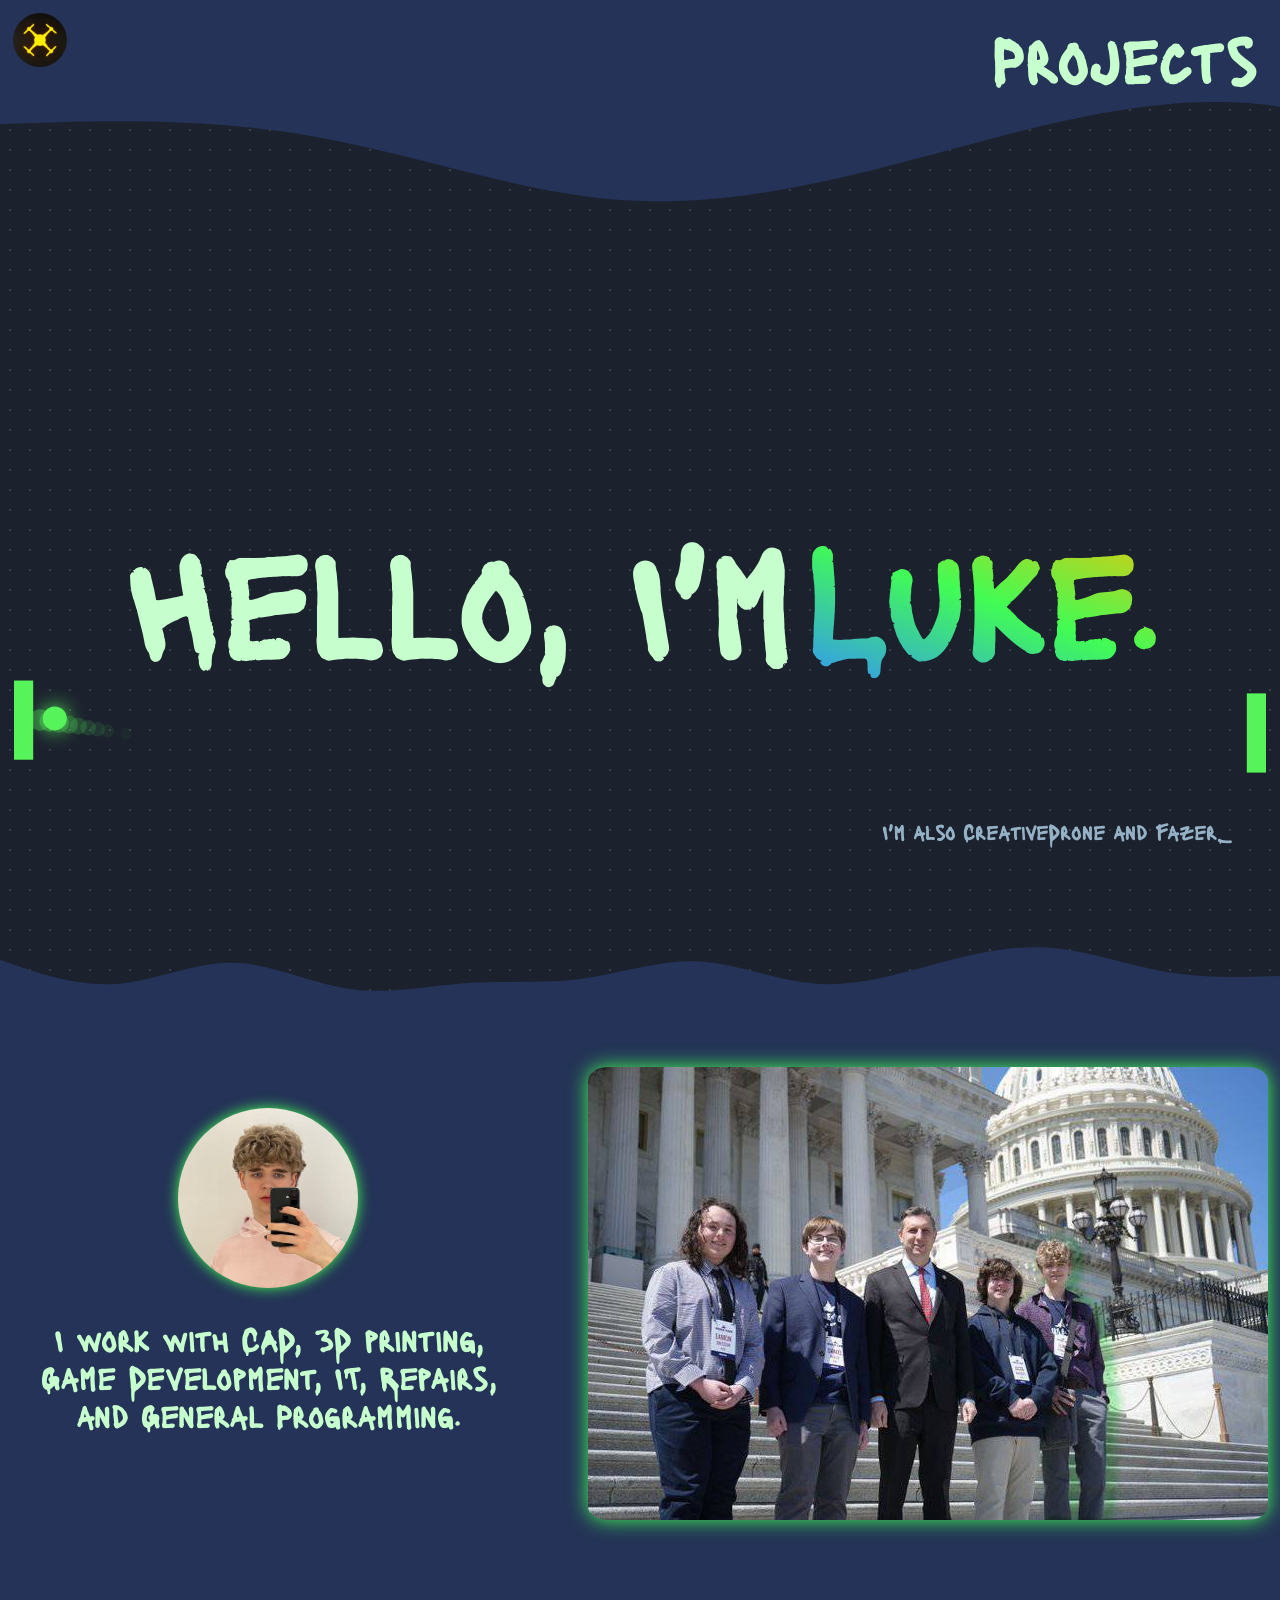
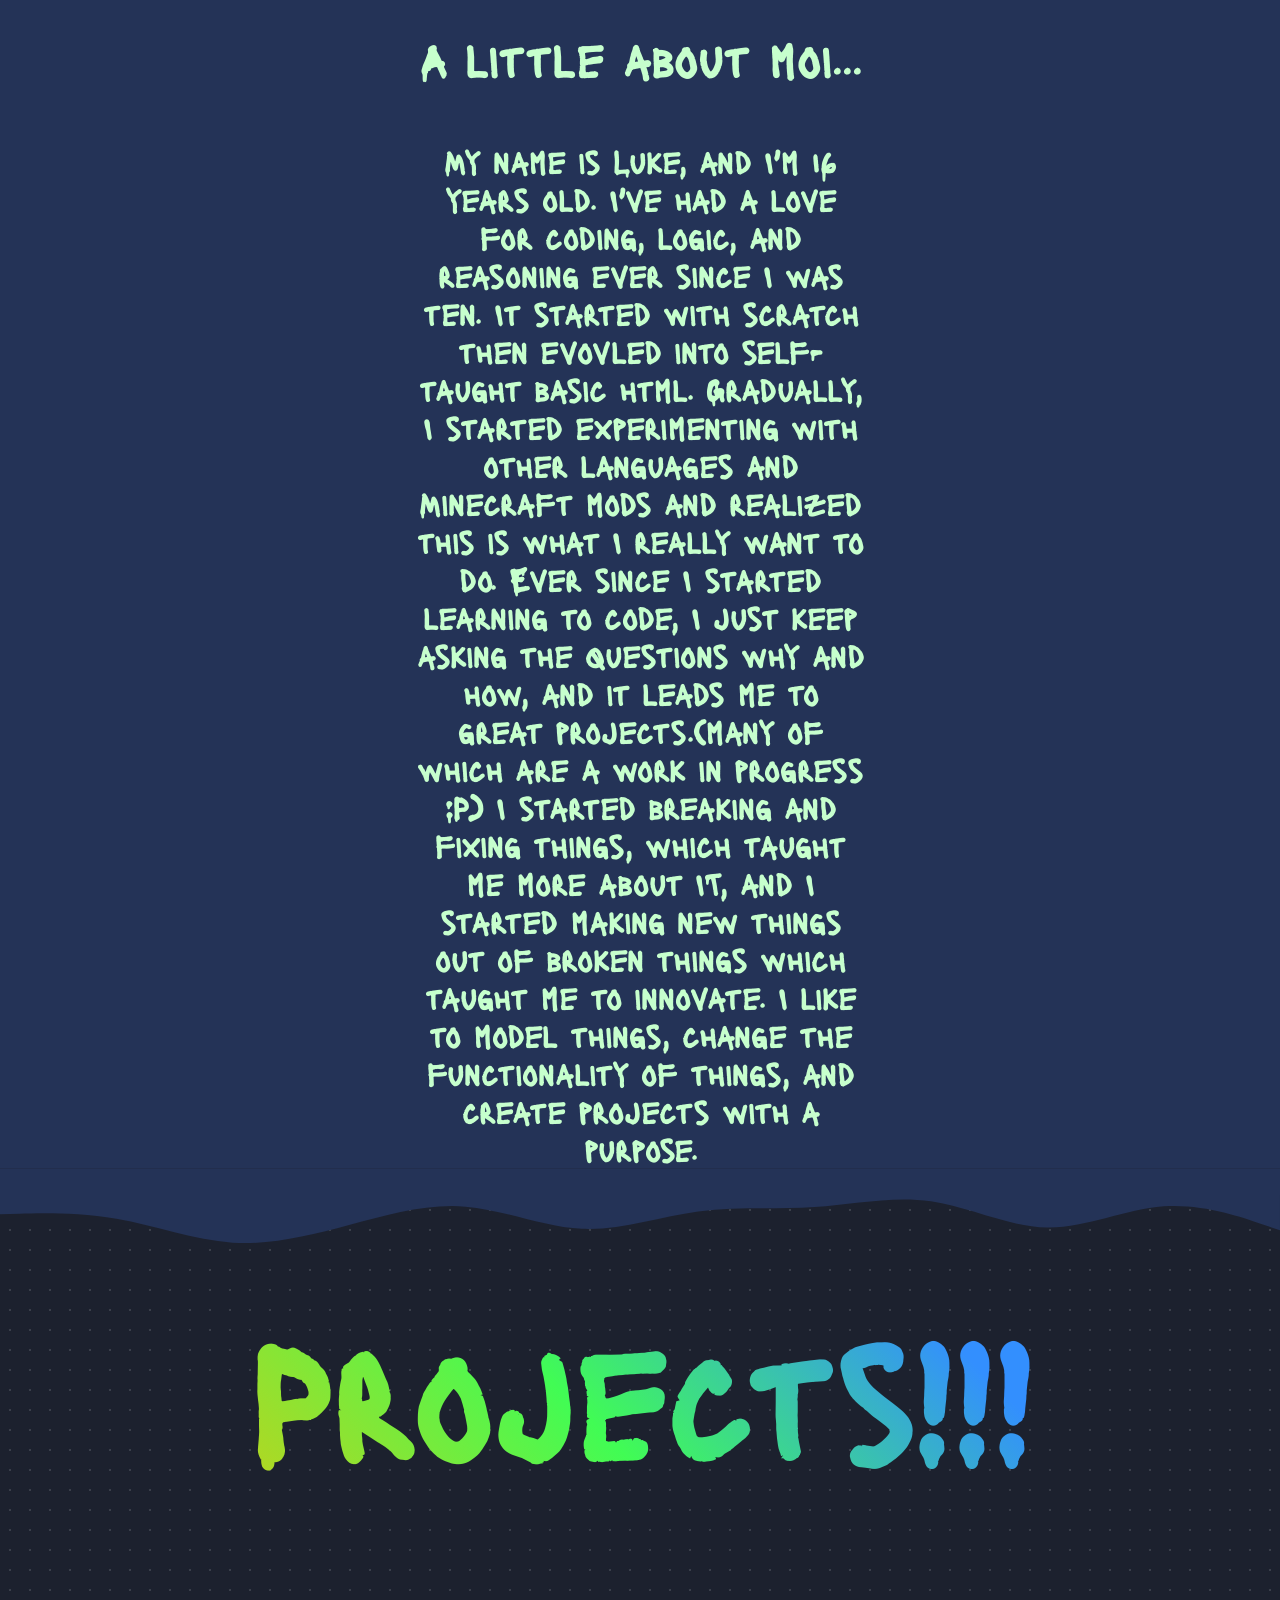
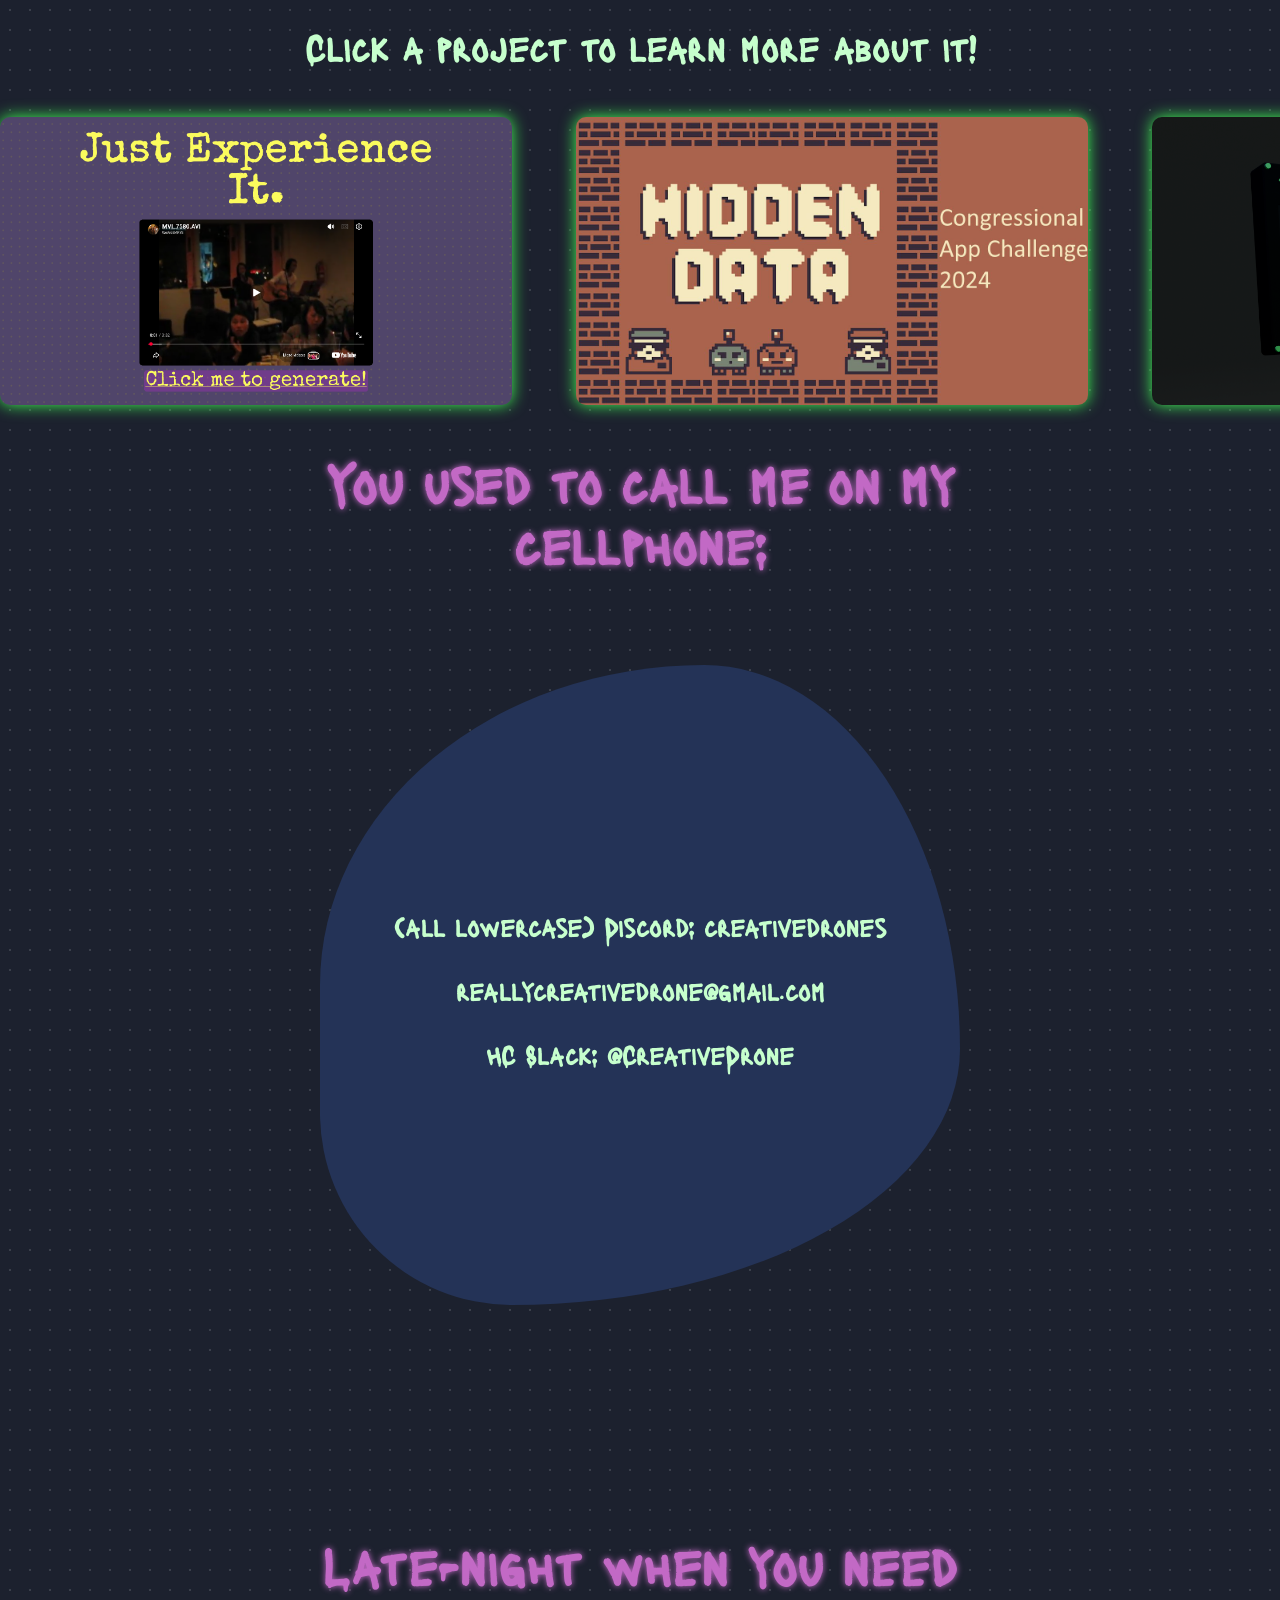
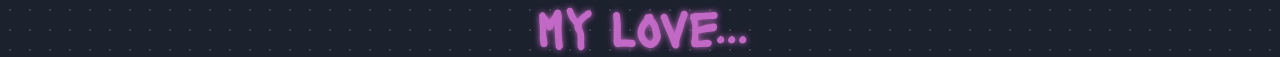
<file: index.html>
<!DOCTYPE html>
<html>
	<head>
		<title>Fazer_ - Portfolio</title>
		<link rel="stylesheet" href="style.css">
		<link rel="preconnect" href="https://fonts.googleapis.com">
		<link rel="preconnect" href="https://fonts.gstatic.com" crossorigin>
		<link href="https://fonts.googleapis.com/css2?family=Lacquer&display=swap" rel="stylesheet">
		<link rel="icon" type="image/x-icon" href="./assets/icons/blue.ico">
		<meta name="viewport" content="width=device-width, initial-scale=1">
	</head>
	
	<body>
		<nav>
			<img src="./assets/fpimg/wave1.svg" alt="wave1" id="wave3">
			<img src="./assets/global/pfps/drone.png" alt="drone" id="drone">
			<a href="projects.html" id="pnav"><h2 id="pnavtext">Projects</h2></a>
		</nav>
			<div class="OnPage">
			<h2>Hello, I'm</h2> 
			<h2 id="Luke"> Luke.</h2>
		</div>
		<p>I'm also CreativeDrone and Fazer_</p>
		<img src="./assets/fpimg/wave1.svg" alt="wave1" id="wave1">
		<div class="bodybody">
			<div class ="aboat">
				<img src="./assets/global/pfps/face.png" alt="Fazer_" id="pfp1">
				<h3>I work with CAD, 3D printing, Game Development, IT, Repairs, and General Programming. </h3>
			</div>
			<img src="./assets/fpimg/CV.jpg" alt="CV" id="cv">
		</div>
		<div class="underaboat">
			<h3 id="aboataboat">A little about moi...</h3>
			<p id="moiboat">
				My name is Luke, and I'm 16 years old. I've had a love
				for coding, logic, and reasoning ever since I was ten. 
				It started with scratch then evovled into self-taught
				basic html. Gradually, I started experimenting with other languages
				and Minecraft mods and realized this is what I really want to do.
				Ever since I started learning to code, I just keep asking the questions
				why and how, and it leads me to great projects.(many of which are a work in progress :P)
				I started breaking and fixing things, which taught me more about IT, 
				and I started making new things out of broken things which taught me to innovate.
				I like to model things, change the functionality of things, and create projects with a purpose.
			</p>
		</div>
		<img src="./assets/fpimg/wave1.svg" alt="wave1" id="wave2">
		<h2 class="titlecan">Projects!!!</h2>
		<p id="moreaboatit">Click a project to learn more about it!</p>



		<div class="pro">




			<div class="project" id="1">
				<a href="https://jeit.hackclub.app/" target="_blank"><img src="./assets/projectthumbs/jeit.png" alt="project thumbnail"></a>
			</div>

			<div class="project" id="2">
				<a href="https://www.congressionalappchallenge.us/24-RI02/" target="_blank"><img src="./assets/projectthumbs/CAC.jpg" alt="project thumbnail"></a>
			</div>

			<div class="project" id="3">
				<a href="https://github.com/vintwon/CyberKeeb" target="_blank"><img src="./assets/projectthumbs/cyberkeeb.png" alt="project thumbnail"></a>
			</div>
			<div class="project" id="4">
				<a href="https://github.com/fazer-dev" target="_blank"><img src="./assets/projectthumbs/github.png" alt="github"></a>
			</div>
		</div>


		<h2 id="cellphone">You used to call me on my cellphone: </h2>
		<div class="contactscontainer">
			<div class="blobbery">
			</div>
			<div class="contacts">
				<p id="discord">(all lowercase) Discord: creativedrones</p>
				<p id="email">reallycreativedrone@gmail.com</p>
				<p id="slack">HC Slack: @CreativeDrone</p>
			</div>
		</div>
		<h2 id="cellphone2">Late-night when you need my love...</h2>
		<script src="./js/pong.js"></script>
		<script src="./js/carousell.js"></script>
	</body> 
</html>
</file>
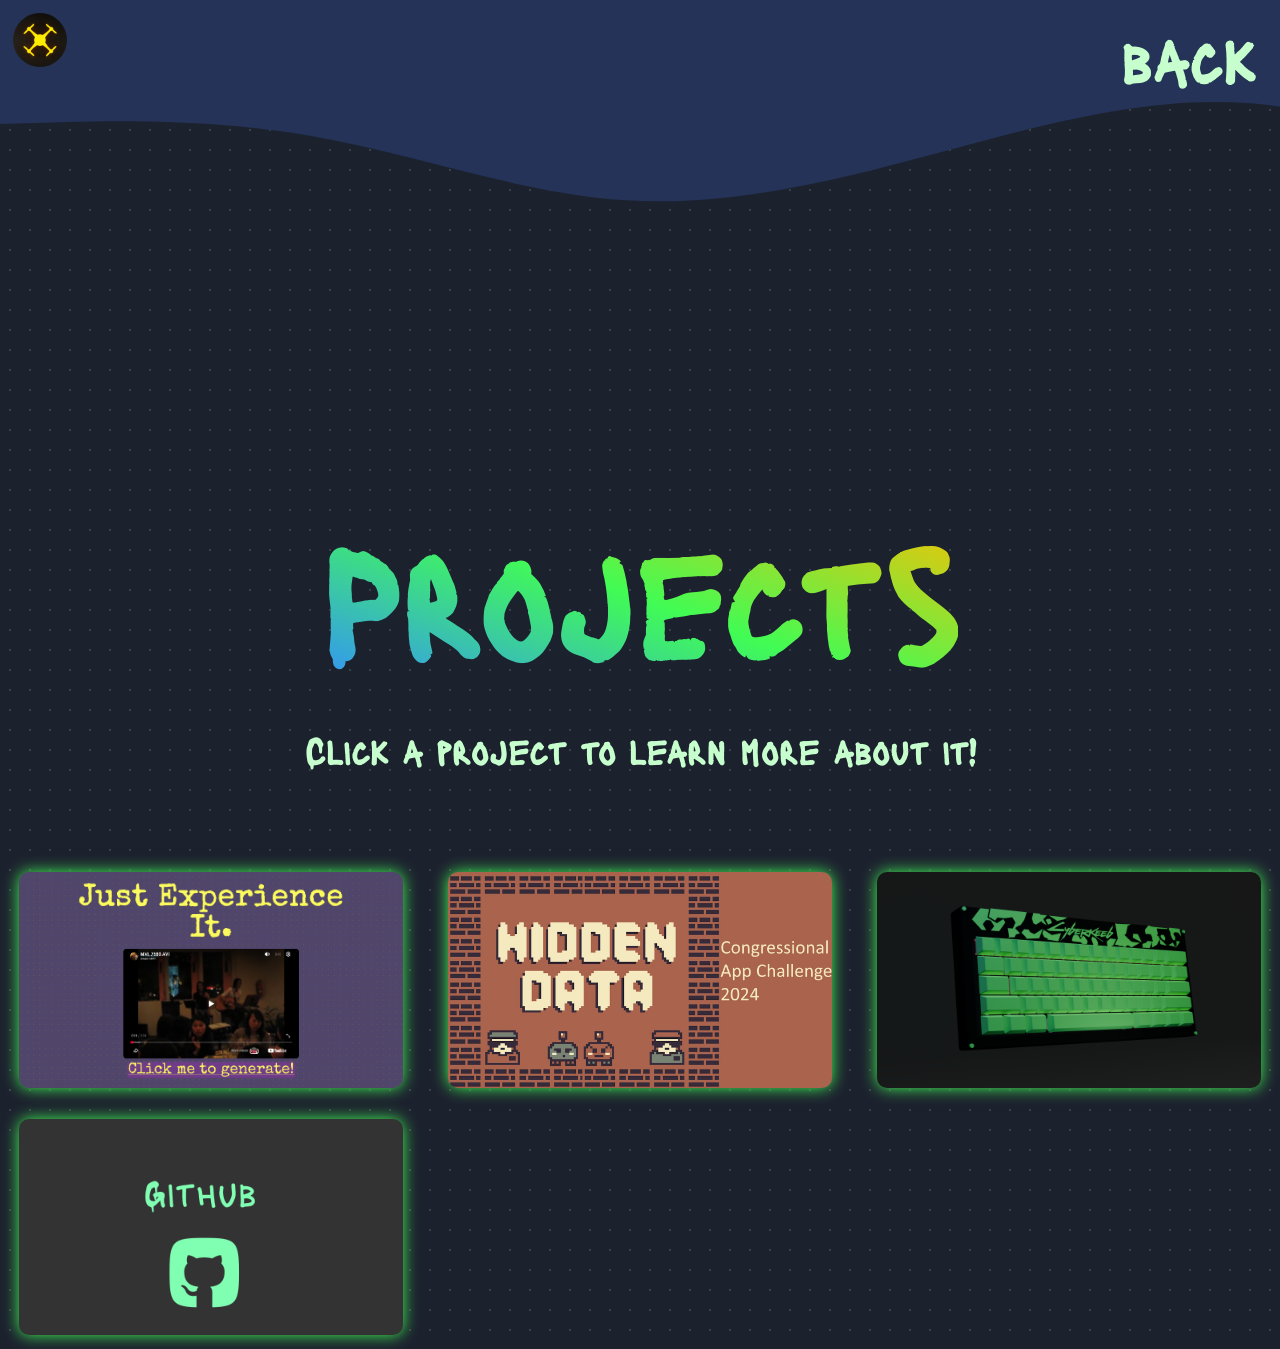
<file: projects.html>
<!DOCTYPE html>
<html>
	<head>
		<title>Fazer_ - Portfolio</title>
		<link rel="stylesheet" href="projects.css">
		<link rel="preconnect" href="https://fonts.googleapis.com">
		<link rel="preconnect" href="https://fonts.gstatic.com" crossorigin>
		<link href="https://fonts.googleapis.com/css2?family=Lacquer&display=swap" rel="stylesheet">
		<link rel="icon" type="image/x-icon" href="./assets/icons/blue.ico">
		<meta name="viewport" content="width=device-width, initial-scale=1">
	</head>
	
	<body>
		<nav>
			<img src="./assets/fpimg/wave1.svg" alt="wave1" id="wave3">
			<img src="./assets/global/pfps/drone.png" alt="drone" id="drone">
			<a href="index.html" id="pnav"><h2 id="pnavtext">back</h2></a>
		</nav>
		<div class="OnPage"> 
			<h2 id="Luke"> Projects</h2>
		</div>

		<p id="moreaboatit">Click a project to learn more about it!</p>

        <div class="pgrid">

            <div class="project">
                <a href="https://jeit.hackclub.app/" target="_blank"><img src="./assets/projectthumbs/jeit.png" alt="project thumbnail"></a>
            </div>


            <div class="project">
                <a href="https://www.congressionalappchallenge.us/24-RI02/" target="_blank"><img src="./assets/projectthumbs/CAC.jpg" alt="project thumbnail"></a>
            </div>

            <div class="project">
                <a href="https://github.com/vintwon/CyberKeeb" target="_blank"><img src="./assets/projectthumbs/cyberkeeb.png" alt="project thumbnail"></a>
            </div>







            <div class="project">
                <a href="https://github.com/fazer-dev" target="_blank"><img src="./assets/projectthumbs/github.png" alt="github"></a>

            </div>

        </div>
	</body> 
</html>
</file>
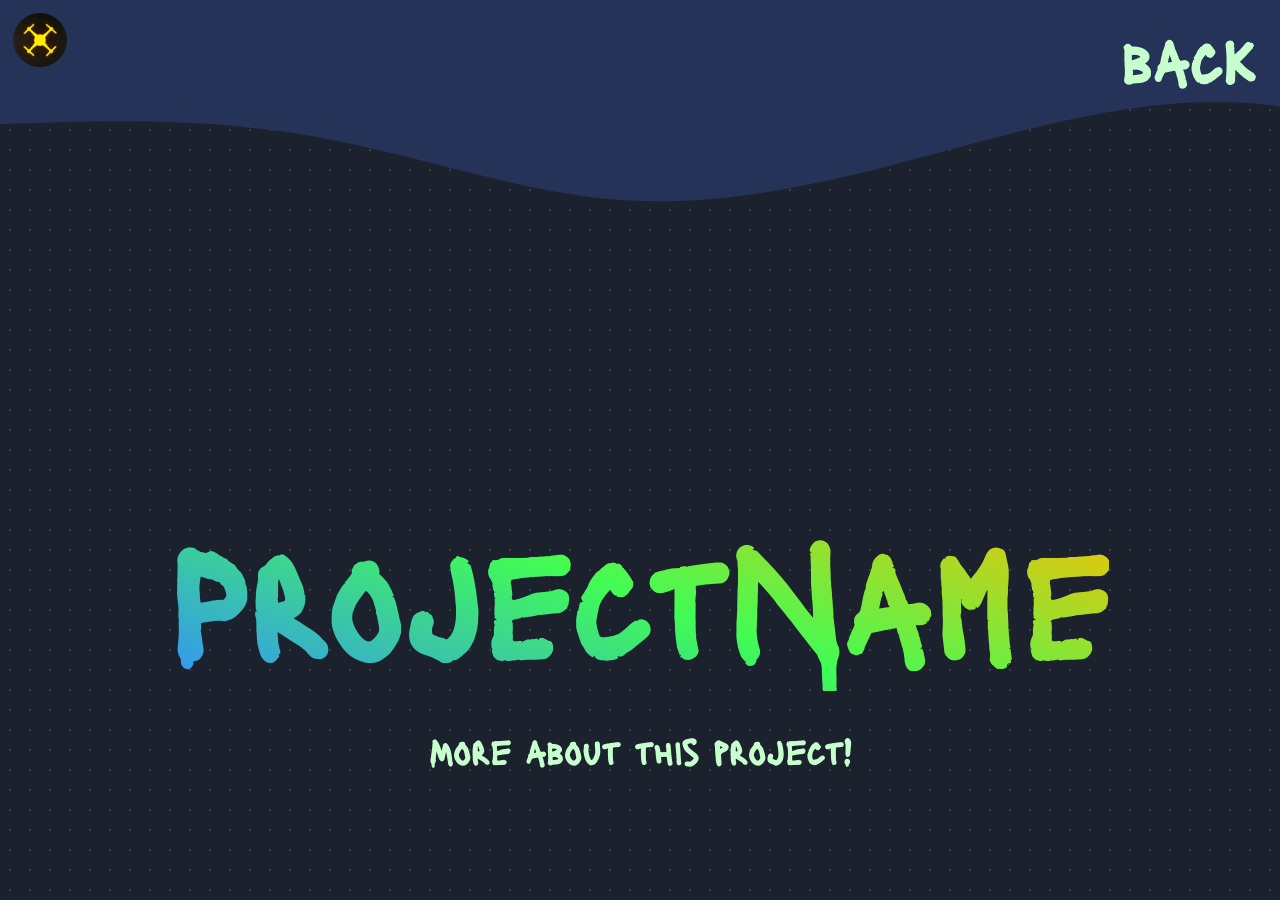
<file: projects/template.html>
<!DOCTYPE html>
<html>
	<head>
		<title>Fazer_ - Portfolio</title>
		<link rel="stylesheet" href="../projects.css">
		<link rel="preconnect" href="https://fonts.googleapis.com">
		<link rel="preconnect" href="https://fonts.gstatic.com" crossorigin>
		<link href="https://fonts.googleapis.com/css2?family=Lacquer&display=swap" rel="stylesheet">
		<link rel="icon" type="image/x-icon" href="../assets/icons/blue.ico">
		<meta name="viewport" content="width=device-width, initial-scale=1">
	</head>
	
	<body>
		<nav>
			<img src="../assets/fpimg/wave1.svg" alt="wave1" id="wave3">
			<img src="../assets/global/pfps/drone.png" alt="drone" id="drone">
			<a href="../projects.html" id="pnav"><h2 id="pnavtext">back</h2></a>
		</nav>
		<div class="OnPage"> 
			<h2 id="Luke">ProjectName</h2>
		</div>

		<p id="moreaboatit">More about this project!</p>
        


            

        </div>
	</body> 
</html>
</file>
<file: style.css>
:root {
    --text-color-regular: #c6ffcd;
    --text-color-muted: #95b1c5;
    --text-color-accent: #c269c5;
    --bg-secondary: #243357;
    --accent-glow: #41fc54;
    --accent-gradient: linear-gradient(45deg, #ffbe00 0%, #41fc54 45%, #338ffe 75%);
    --font-family-main: lacquer, system-ui;
}

body {
    background-color: #1c212e;
    color: var(--text-color-regular);
    text-align:center;
    margin: 0;
    -webkit-user-select: none;
    -moz-user-select: none;
    -ms-user-select: none;
    user-select: none;
    overflow-x: hidden;
    overflow-y: scroll;
    background-image: radial-gradient(#ffffff22 1px, transparent 1px);
    background-size: 20px 20px;
    -ms-overflow-style: none;
    scrollbar-width: none;
}

html::-webkit-scrollbar,
body::-webkit-scrollbar {
    display: none;
}

#Luke {
    background: linear-gradient(200deg, #ffbe00 0%, #41fc54 50%, #338ffe 100%);
    background-size: 100% 100%;
    -webkit-background-clip: text;
    -webkit-text-fill-color: transparent;
    background-clip: text;
}
h2 {
    font-size: clamp(5rem, 12vw, 12rem);
    font-weight: 900;
    font-family: var(--font-family-main);
}

.OnPage {
    margin: 0;
    display: flex;
    justify-content: center;
    margin-top: 20vh;
    gap: 10px;
    padding: 0;
}

p {
    padding: 0;
    margin: 0;
    font-size: clamp(1rem, 2.5vw, 1.3rem);
    font-weight: 900;
    font-family: var(--font-family-main);
    padding-right: clamp(2rem, 4vw, 3rem);
    text-align: right;
    color: var(--text-color-muted)
}

hr {
    width: 80%;
    margin: 20px auto;
    border: 1px solid #3f4a66;
}

#wave1 {
    display: block;
    width: 100vw;
    height: auto;
    margin-top: -5vh;
}

.bodybody {
    display: flex;
    justify-content: center;
    align-items: center;
    gap: 4rem;
    width: 100%;
    background-color: var(--bg-secondary);
    padding-bottom: 20px;
}

h3 {
    margin: 0;
    padding: 0;
    font-size: clamp(1.8rem, 2.5vw, 2.4rem);
    font-weight: 900;
    font-family: var(--font-family-main);
    color: var(--text-color-regular);
    width: 100%;
}


@keyframes tilt {
    0% { transform: rotate(3deg); }
    50% { transform: rotate(-3deg); }
    100% { transform: rotate(3deg); }
}

#cv {
    margin-top: 5vh;
    border-radius: 3%;
    animation-name: tilt;
    animation-duration: 3s;
    animation-timing-function: ease-in-out;
    animation-iteration-count: infinite;
    filter: drop-shadow(0px 0px 10px var(--accent-glow));
}

.OnPage {
    flex-wrap: wrap;
}

.bodybody {
    flex-wrap: wrap;
    align-items: center;
    justify-content: center;
}

.aboat {
    display: flex;
    flex-direction: column;
    align-items: center;
    width: 40%;
    text-align: center;
}

#pfp1 {
    border-radius: 50%;
    width: 180px;
    height: auto;
    margin-bottom: 2rem;
    filter: drop-shadow(0px 0px 7px var(--accent-glow));
}

.underaboat{
    padding-left: 0px;
    padding-top: 10vh;
    background-color: var(--bg-secondary);
}

#aboataboat{
    padding-left: 0px;
    font-size: clamp(2.5rem, 5vw, 3rem);
    text-align: center;
    padding-bottom: 6vh;
}

#moiboat{
    padding-left: 0px;
    padding-right: 0px;
    text-align: center;
    color: var(--text-color-regular);
    width: 35vw;
    margin: 0 auto;
    font-size: clamp(1.6rem, 2.5vw, 2rem);
}



#wave2{
    -webkit-transform: rotate(180deg);
    -moz-transform: rotate(180deg); 
    transform: rotate(180deg);
    display: block;
    width: 100vw;
    height: auto;
    padding-bottom: 0px;
}


.titlecan{
    background: linear-gradient(45deg, #ffbe00 0%, #41fc54 45%, #338ffe 75%);
    background-size: 100% 100%;
    font-size: 10rem;
    -webkit-background-clip: text;
    -webkit-text-fill-color: transparent;
    background-clip: text;
    margin-top: -10vh;
}

#moreaboatit {
    text-align: center;
    margin: 0, auto;
    padding: 0;
    font-size: 4cqh;
    color: var(--text-color-regular)
}


#cellphone{
    filter: drop-shadow(0px 0px 3px #c269c5);
    width: 50vw;
    margin: 0 auto;
    font-size: 4vw;
    color: #c269c5;
}

/*BELOW IS THE PROJECT CAROUSELL CODE*/
.pro {
    display: flex;
    gap: 5vw;
    overflow-x: hidden;
    overflow-y: hidden;
    width: 100%;
    flex-wrap: nowrap;
    height: 30vw;
    scroll-snap-type: x proximity;
    align-items: center;
}

.pro {
    scroll-behavior: smooth;
}



.pro {
    -webkit-user-select: auto;
    -moz-user-select: auto;
    -ms-user-select: auto;
    user-select: auto;
}

.project {
    flex: 0 0 auto;
    width: 40vw;
    scroll-snap-align: center;
    transition: transform 0.3s ease;

}

.project:hover {
    transform: scale(1.15);
}

.project img {
    display: block;
    width: 100%;
    height: auto;
    border-radius: 10px;
    filter: drop-shadow( 0px 0px 8px #41fc54);
}

.project.active {
    transform: scale(1.15);
}


/* TOM BLOBBERY */

section{
    position: relative;
    display: flex;
    justify-content: center;
    align-items: center;
    min-height: 40vh;
}

.blobbery {
    margin: 0 auto;
    margin-top: 10vh;
    margin-bottom: 10vh;
    width: 50vw;
    height: 50vw;
    background: #243357;
    border-radius: 60% 40% 70% 30% / 50% 60% 40% 30%;
    animation: 
    blob 6s ease-in-out infinite,
    spin 10s linear infinite,
    blobColor 8s ease-in-out infinite;
}

@keyframes blob{
    0%,100%{
        border-radius: 70% 35% 80% 25% / 55% 65% 30% 45%;
    }
    25% {
        border-radius: 90% 55% 30% 75% / 35% 65% 20% 60%;
    }
    50% {
        border-radius: 45% 70% 20% 65% / 25% 60% 50% 80%;
    }
    75% {
        border-radius: 50% 25% 75% 45% / 35% 55% 80% 20%;
    }
}

@keyframes spin{
    to {
        transform: rotate(360deg);
    }
}

@keyframes blobColor{
    0%,100%{
        background-position: 50% 0%;
    }
    50%{
        background-position: 50% 100%;
    }
}

/* END BLOBBERY */


.contactscontainer {
    width: 50vw;
    height: 50vw;
    position: relative;
    margin: 0 auto;
}

.blobbery, .contacts{
    width: 100%;
    height: 100%;
    position: absolute;
    top: 0;
    left: 0;
}

.contacts {
    z-index: 10;
    margin-top: 50%;
}

.contacts p{
    padding: 0;
    margin: 0 auto;
    text-align:center;
    color: var(--text-color-regular);
    font-size: 2vw;
    line-height: 5vw;
}

#cellphone2{
    filter: drop-shadow(0px 0px 3px #c269c5);
    width: 50vw;
    margin: 0 auto;
    margin-top: 20rem;
    color: #c269c5;
    font-size: 4vw;
}

#drone {
    z-index: 20;
    position: absolute;
    top: 0;
    left: 0;
    border-radius: 100%;
    width:6vh;
    margin: 1vw;
}

#wave3 {
    padding: 0;
    margin: 0;
    margin: 0 auto;
    transform: rotate(180deg);
    margin-bottom: -45vh;
    position: relative;

}


#pnav{
    position: absolute;
    top: 1rem;
    right: 1rem;
    z-index: 60;
    text-decoration: none;
}

#pnav h2{
    margin: 0;
    padding: 0.25rem 0.5rem;
    font-size: 4rem;
    font-family: var(--font-family-main);
    color: var(--text-color-regular);
    background: transparent;
    background-clip: initial;
    -webkit-text-fill-color: initial;
}

@media (max-width: 600px) {

        #wave3 {
            margin-bottom: -60vh;
        }

        #drone {
            width: 10vh;
            margin: 3vh;
        }

        html {
        overflow-x: hidden;
        width: 100%;
        margin:0;
        padding:0;
    }


    .OnPage {
        padding-top: 0;
        margin-top: 0;
        line-height: 10vh;
    }

    #Luke {
        padding-top: 0;
        margin-top: 0;
    }


    h2 {
        padding: 0px;
        margin-bottom: 0;
    }

    p {
        margin: 5vw;
    }

    h3 {
        width: 80vw;
    }

    #cv {
        width: 90vw;
    }



    #aboataboat {
        margin: 0 auto;
    }

    #moiboat {
        width: 80vw;
        font-size: 1rem;
    }

    
    .titlecan {
        margin: 0 auto;
        padding: 0;
        font-size: 4.5rem;
    }

    .project {
        width: 75vw;
        height: auto;
    }

    .pro {
        width: 100vw;
        height: auto;
        padding-bottom: 5vh;
        padding-top: 5vh;
        gap: 10vw;
        overflow-x: auto;
        -webkit-overflow-scrolling: touch;
        scroll-snap-type: x mandatory;
    }

    #cellphone {
        font-size: 3rem;
        width: 100vw;
        padding: 0;
        margin: 0 auto;
        padding-bottom: 10vh;
    }

    .blobbery {
        width: 80vw;
        height: 80vw;
        margin: 0 auto;
        padding: 0;
        top: 0vh;
        left: -15vw;
    }

    .contacts {
        margin: 0 auto;
        padding: 0;
        text-align: center;
        margin-top: 7.5vh;
    }
    
    .contacts p {
        padding: 0;
        margin: 0;
        font-size: 1rem;
        line-height: 2rem;
        text-align: center;
        margin: 0 auto;
    }

    #cellphone2 {
        margin: 0 auto;
        padding: 0;
        text-align: center;
        margin-top: 20vh;
        font-size: 3rem;
        width: 80vw;

    }

    #pnav h2{
        font-size:3rem;
    }

}
</file>
<file: projects.css>
:root {
    --text-color-regular: #c6ffcd;
    --text-color-muted: #95b1c5;
    --text-color-accent: #c269c5;
    --bg-secondary: #243357;
    --accent-glow: #41fc54;
    --accent-gradient: linear-gradient(45deg, #ffbe00 0%, #41fc54 45%, #338ffe 75%);
    --font-family-main: lacquer, system-ui;
}

body {
    background-color: #1c212e;
    color: var(--text-color-regular);
    text-align:center;
    margin: 0;
    -webkit-user-select: none;
    -moz-user-select: none;
    -ms-user-select: none;
    user-select: none;
    overflow-x: hidden;
    overflow-y: scroll;
    background-image: radial-gradient(#ffffff22 1px, transparent 1px);
    background-size: 20px 20px;
    -ms-overflow-style: none;
    scrollbar-width: none;
}

html::-webkit-scrollbar,
body::-webkit-scrollbar {
    display: none;
}

#Luke {
    background: linear-gradient(200deg, #ffbe00 0%, #41fc54 50%, #338ffe 100%);
    background-size: 100% 100%;
    -webkit-background-clip: text;
    -webkit-text-fill-color: transparent;
    background-clip: text;
}
h2 {
    font-size: clamp(5rem, 12vw, 12rem);
    font-weight: 900;
    font-family: var(--font-family-main);
}

.OnPage {
    margin: 0;
    display: flex;
    justify-content: center;
    margin-top: 20vh;
    gap: 10px;
    padding: 0;
}

p {
    padding: 0;
    margin: 0;
    font-size: clamp(1rem, 2.5vw, 1.3rem);
    font-weight: 900;
    font-family: var(--font-family-main);
    padding-right: clamp(2rem, 4vw, 3rem);
    text-align: right;
    color: var(--text-color-muted)
}

hr {
    width: 80%;
    margin: 20px auto;
    border: 1px solid #3f4a66;
}

#wave1 {
    display: block;
    width: 100vw;
    height: auto;
    margin-top: -5vh;
}

.bodybody {
    display: flex;
    justify-content: center;
    align-items: center;
    gap: 4rem;
    width: 100%;
    background-color: var(--bg-secondary);
    padding-bottom: 20px;
}

h3 {
    margin: 0;
    padding: 0;
    font-size: clamp(1.8rem, 2.5vw, 2.4rem);
    font-weight: 900;
    font-family: var(--font-family-main);
    color: var(--text-color-regular);
    width: 100%;
}


@-webkit-keyframes tilt {
    0% { -webkit-transform: rotate(3deg); transform: rotate(3deg); }
    50% { -webkit-transform: rotate(-3deg); transform: rotate(-3deg); }
    100% { -webkit-transform: rotate(3deg); transform: rotate(3deg); }
}

@keyframes tilt {
    0% { transform: rotate(3deg); }
    50% { transform: rotate(-3deg); }
    100% { transform: rotate(3deg); }
}

#cv {
    margin-top: 5vh;
    border-radius: 3%;
    animation-name: tilt;
    animation-duration: 3s;
    animation-timing-function: ease-in-out;
    animation-iteration-count: infinite;
    -webkit-animation-name: tilt;
    -webkit-animation-duration: 3s;
    -webkit-animation-timing-function: ease-in-out;
    -webkit-animation-iteration-count: infinite;
    filter: drop-shadow(0px 0px 10px var(--accent-glow));
    -webkit-filter: drop-shadow(0px 0px 10px var(--accent-glow));
}

.OnPage {
    flex-wrap: wrap;
}

.bodybody {
    flex-wrap: wrap;
    align-items: center;
    justify-content: center;
}

.aboat {
    display: flex;
    flex-direction: column;
    align-items: center;
    width: 40%;
    text-align: center;
}

#pfp1 {
    border-radius: 50%;
    width: 180px;
    height: auto;
    margin-bottom: 2rem;
    filter: drop-shadow(0px 0px 7px var(--accent-glow));
    -webkit-filter: drop-shadow(0px 0px 7px var(--accent-glow));
}

.underaboat{
    padding-left: 0px;
    padding-top: 10vh;
    background-color: var(--bg-secondary);
}

#aboataboat{
    padding-left: 0px;
    font-size: clamp(2.5rem, 5vw, 3rem);
    text-align: center;
    padding-bottom: 6vh;
}

#moiboat{
    padding-left: 0px;
    padding-right: 0px;
    text-align: center;
    color: var(--text-color-regular);
    width: 35vw;
    margin: 0 auto;
    font-size: clamp(1.6rem, 2.5vw, 2rem);
}



#wave2{
    -webkit-transform: rotate(180deg);
    -moz-transform: rotate(180deg); 
    transform: rotate(180deg);
    display: block;
    width: 100vw;
    height: auto;
    padding-bottom: 0px;
}


.titlecan{
    background: linear-gradient(45deg, #ffbe00 0%, #41fc54 45%, #338ffe 75%);
    background-size: 100% 100%;
    font-size: 10rem;
    -webkit-background-clip: text;
    -moz-background-clip: text;
    background-clip: text;
    color: transparent;
    -webkit-text-fill-color: transparent;
    margin-top: -10vh;
}

#moreaboatit {
    text-align: center;
    margin: 0 auto;
    padding: 0;
    font-size: 4rem;
    font-size: 4cqh;
    color: var(--text-color-regular);
    margin-top: -10vh;
    margin-bottom: 10vh;
}


#cellphone{
    filter: drop-shadow(0px 0px 3px #41fc54);
    -webkit-filter: drop-shadow(0px 0px 3px #41fc54);
    width: 50vw;
    margin: 0 auto;
    font-size: 4vw;
}

/*BELOW IS THE PROJECT CAROUSELL CODE*/
.pro {
    display: flex;
    gap: 5vw;
    overflow-x: hidden;
    overflow-y: hidden;
    width: 100%;
    flex-wrap: nowrap;
    height: 30vw;
    scroll-snap-type: x proximity;
    -webkit-scroll-snap-type: x proximity;
    align-items: center;
    -webkit-overflow-scrolling: touch;
}

.pro {
    scroll-behavior: smooth;
}



.pro {
    -webkit-user-select: auto;
    -moz-user-select: auto;
    -ms-user-select: auto;
    user-select: auto;
}

.project {
    transition: transform 0.3s ease;
    -webkit-transition: transform 0.3s ease;
    scroll-snap-align: center;
    -webkit-scroll-snap-align: center;
}

.project:hover {
    transform: scale(1.15);
    -webkit-transform: scale(1.15);
}

.pgrid {
    display: grid;
    grid-template-columns: auto auto auto;
    padding: 10px;
    gap: 3vh;
}

.project img {
    border-radius: 10px;
    filter: drop-shadow( 0px 0px 8px #41fc54);
    width: 30vw;
}

.project.active {
    transform: scale(1.15);
}


/* TOM BLOBBERY */

section{
    position: relative;
    display: flex;
    justify-content: center;
    align-items: center;
    min-height: 40vh;
}

.blobbery {
    margin: 0 auto;
    margin-top: 10vh;
    margin-bottom: 10vh;
    width: 50vw;
    height: 50vw;
    background: #243357;
    border-radius: 60% 40% 70% 30% / 50% 60% 40% 30%;
    animation: 
    blob 6s ease-in-out infinite,
    spin 10s linear infinite,
    blobColor 8s ease-in-out infinite;
}

@keyframes blob{
    0%,100%{
        border-radius: 70% 35% 80% 25% / 55% 65% 30% 45%;
    }
    25% {
        border-radius: 90% 55% 30% 75% / 35% 65% 20% 60%;
    }
    50% {
        border-radius: 45% 70% 20% 65% / 25% 60% 50% 80%;
    }
    75% {
        border-radius: 50% 25% 75% 45% / 35% 55% 80% 20%;
    }
}

@keyframes spin{
    to {
        transform: rotate(360deg);
    }
}

@keyframes blobColor{
    0%,100%{
        background-position: 50% 0%;
    }
    50%{
        background-position: 50% 100%;
    }
}

/* END BLOBBERY */


.contactscontainer {
    width: 50vw;
    height: 50vw;
    position: relative;
    margin: 0 auto;
}

.blobbery, .contacts{
    width: 100%;
    height: 100%;
    position: absolute;
    top: 0;
    left: 0;
}

.contacts {
    z-index: 10;
    margin-top: 50%;
}

.contacts p{
    padding: 0;
    margin: 0 auto;
    text-align:center;
    color: var(--text-color-regular);
    font-size: 2vw;
    line-height: 5vw;
}

#cellphone2{
    filter: drop-shadow(0px 0px 3px #c269c5);
    width: 50vw;
    margin: 0 auto;
    margin-top: 20rem;
    color: #c269c5;
    font-size: 4vw;
}

#drone {
    z-index: 20;
    position: absolute;
    top: 0;
    left: 0;
    border-radius: 100%;
    width:6vh;
    margin: 1vw;
}

#wave3 {
    padding: 0;
    margin: 0;
    margin: 0 auto;
    transform: rotate(180deg);
    margin-bottom: -45vh;
    position: relative;

}


#pnav{
    position: absolute;
    top: 1rem;
    right: 1rem;
    z-index: 60;
    text-decoration: none;
}

#pnav h2{
    margin: 0;
    padding: 0.25rem 0.5rem;
    font-size: 4rem;
    font-family: var(--font-family-main);
    color: var(--text-color-regular);
    background: transparent;
    background-clip: initial;
    -webkit-text-fill-color: initial;
}

@media (max-width: 600px) {

        #wave3 {
            margin-bottom: -60vh;
        }

        #drone {
            width: 10vh;
            margin: 3vh;
        }

        html {
        overflow-x: hidden;
        width: 100%;
        margin:0;
        padding:0;
    }


    .OnPage {
        padding-top: 0;
        margin-top: 0;
        line-height: 10vh;
    }

    #Luke {
        padding-top: 0;
        margin-top: 0;
        margin: 0;
        padding: 0;
    }


    h2 {
        padding: 0px;
        margin-bottom: 0;
    }

    p {
        margin: 5vw;
    }

    h3 {
        width: 80vw;
    }

    #cv {
        width: 90vw;
    }



    #aboataboat {
        margin: 0 auto;
    }

    #moiboat {
        width: 80vw;
        font-size: 1rem;
    }

    
    .titlecan {
        margin: 0 auto;
        padding: 0;
        font-size: 4.5rem;
    }

    .project {
        width: 75vw;
        height: auto;
    }

    .pro {
        width: 100vw;
        height: auto;
        padding-bottom: 5vh;
        padding-top: 5vh;
        gap: 10vw;
        overflow-x: auto;
        -webkit-overflow-scrolling: touch;
        scroll-snap-type: x mandatory;
    }

    #cellphone {
        font-size: 3rem;
        width: 100vw;
        padding: 0;
        margin: 0 auto;
        padding-bottom: 10vh;
    }

    .blobbery {
        width: 80vw;
        height: 80vw;
        margin: 0 auto;
        padding: 0;
        top: 0vh;
        left: -15vw;
    }

    .contacts {
        margin: 0 auto;
        padding: 0;
        text-align: center;
        margin-top: 7.5vh;
    }
    
    .contacts p {
        padding: 0;
        margin: 0;
        font-size: 1rem;
        line-height: 2rem;
        text-align: center;
        margin: 0 auto;
    }

    #cellphone2 {
        margin: 0 auto;
        padding: 0;
        text-align: center;
        margin-top: 20vh;
        font-size: 3rem;
        width: 80vw;

    }



    #Luke {
        margin-top: 7.5vh;
        padding: 0;
    }

    #moreaboatit {
        margin: 0 auto;
    }

    .pgrid{
        display: block;
        width: auto;
    }

    .project{
        margin: 0 auto;
        padding: 0;
    }

    .project img {
        width: 75vw;
    }


    

}
</file>
